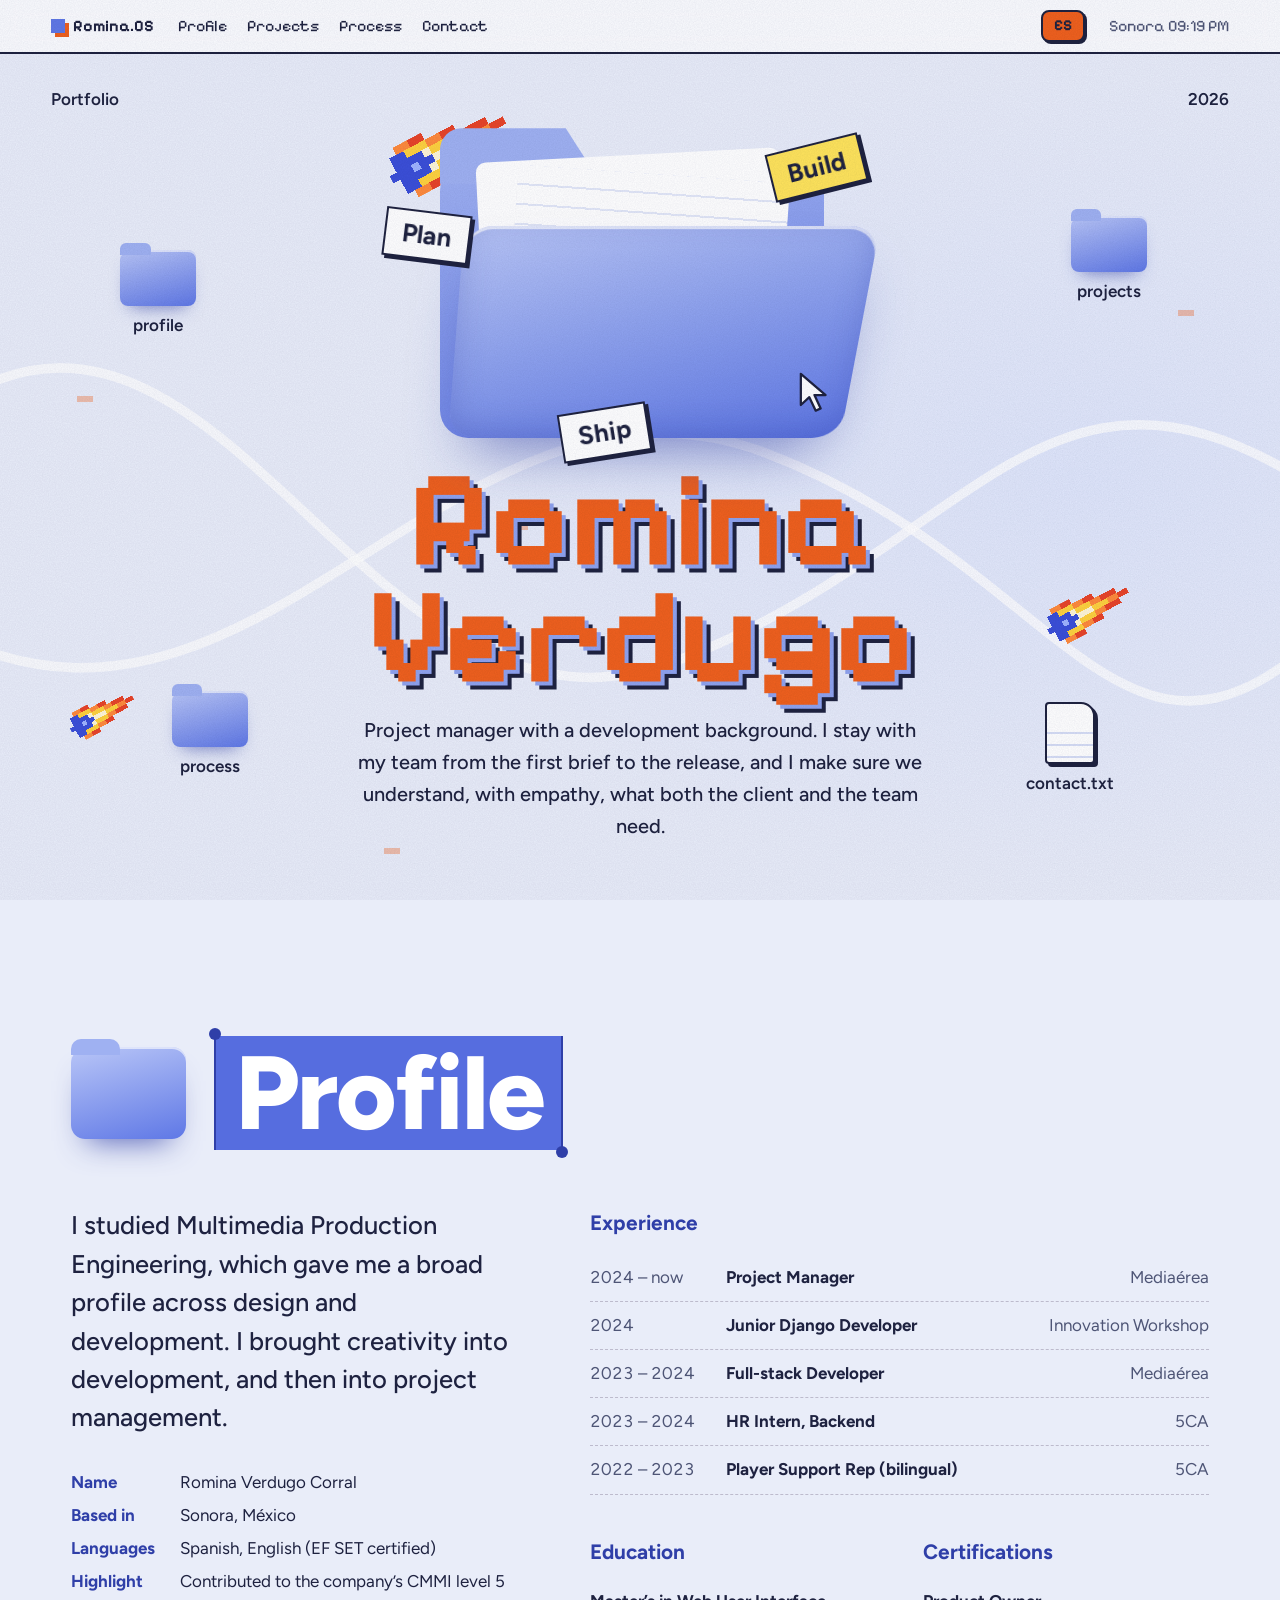
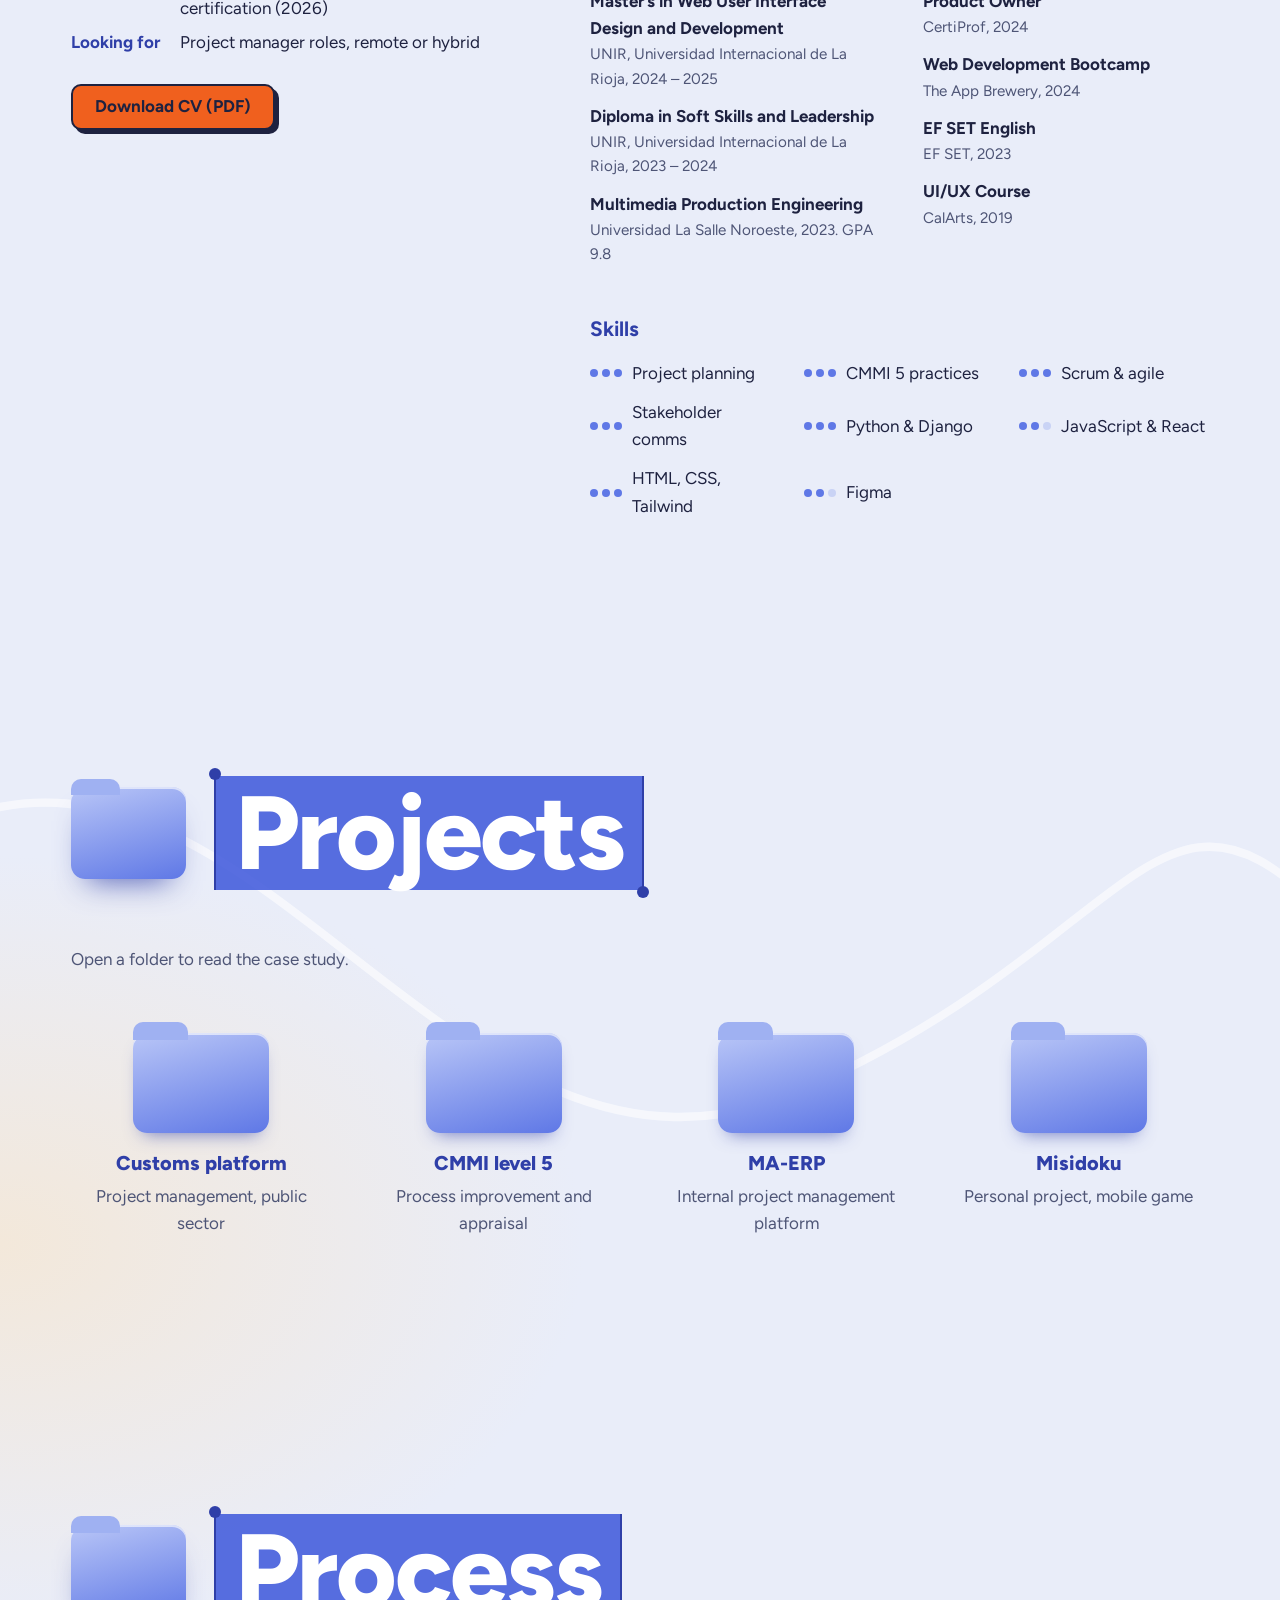
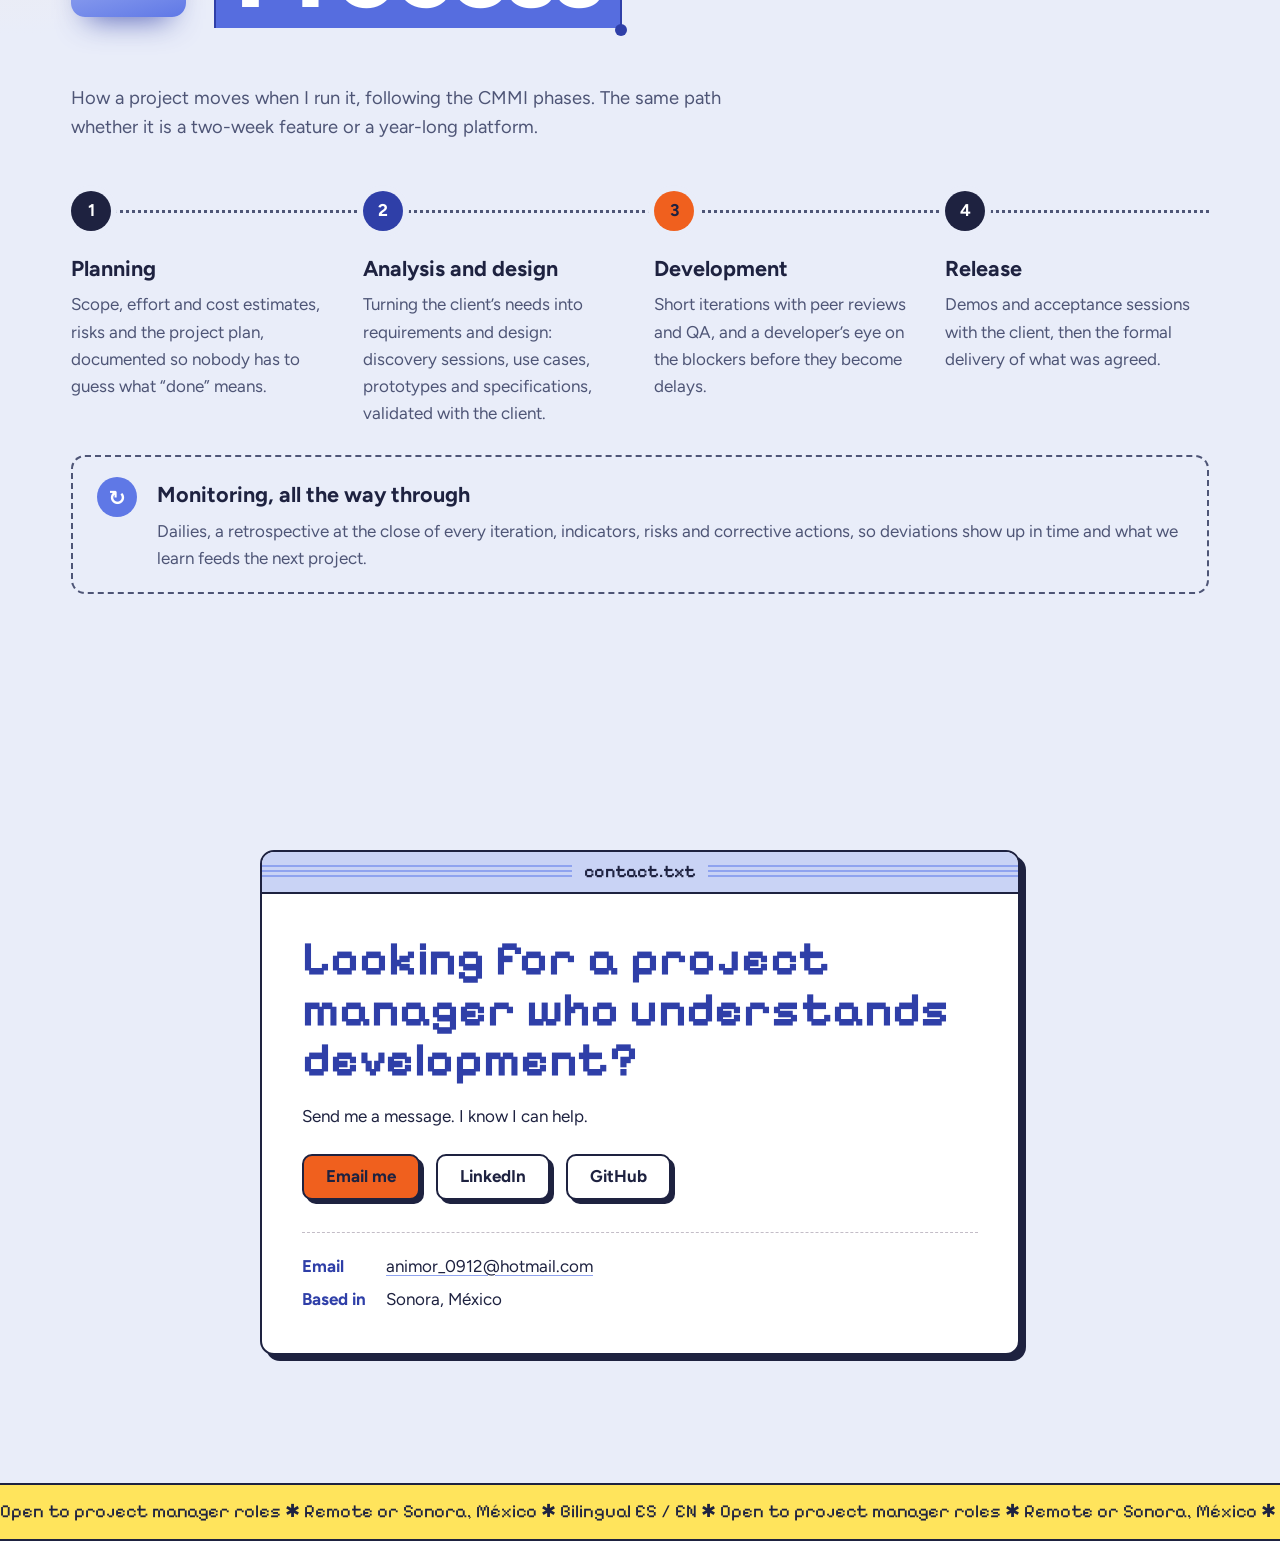
<file: index.html>
<!doctype html>
<html lang="en">
<head>
  <meta charset="utf-8">
  <meta name="viewport" content="width=device-width, initial-scale=1">
  <title>Romina Verdugo, Project Manager</title>
  <meta name="description" content="Romina Verdugo Corral, a project manager with a development background. CMMI level 5 practices, software delivery and teams that ship.">
  <link rel="canonical" href="https://rominavc.site/">
  <link rel="icon" href="assets/favicon.svg" type="image/svg+xml">
  <meta name="theme-color" content="#e9edf9">
  <meta property="og:type" content="website">
  <meta property="og:url" content="https://rominavc.site/">
  <meta property="og:title" content="Romina Verdugo, Project Manager">
  <meta property="og:description" content="Project manager with a development background. CMMI level 5 practices, software delivery and teams that ship.">
  <meta property="og:image" content="https://rominavc.site/assets/og.jpg">
  <meta property="og:image:width" content="1200">
  <meta property="og:image:height" content="630">
  <meta name="twitter:card" content="summary_large_image">
  <link rel="preconnect" href="https://fonts.googleapis.com">
  <link rel="preconnect" href="https://fonts.gstatic.com" crossorigin>
  <link href="https://fonts.googleapis.com/css2?family=Figtree:wght@400;500;600;700;800&family=Pixelify+Sans:wght@400;600;700&display=swap" rel="stylesheet">
  <link rel="stylesheet" href="styles.css">
</head>
<body>
  <div class="grain" aria-hidden="true"></div>

  <header class="menubar">
    <a class="menubar__brand" href="#top"><span class="menubar__logo" aria-hidden="true"></span>Romina.OS</a>
    <nav class="menubar__nav" aria-label="Sections">
      <a href="#profile" data-i18n="nav.profile">Profile</a>
      <a href="#projects" data-i18n="nav.projects">Projects</a>
      <a href="#process" data-i18n="nav.process">Process</a>
      <a href="#contact" data-i18n="nav.contact">Contact</a>
    </nav>
    <button class="lang" type="button" id="lang-toggle" aria-label="Cambiar a español">ES</button>
    <span class="menubar__clock">Sonora <time id="clock">--:--</time></span>
  </header>

  <main>
    <!-- Desktop / hero -->
    <section class="desk" id="top" aria-labelledby="hero-title">
      <svg class="waves" viewBox="0 0 1440 900" preserveAspectRatio="none" aria-hidden="true">
        <path d="M-40 360 C 260 200, 420 760, 760 640 S 1180 260, 1500 470" />
        <path d="M-40 620 C 300 760, 520 300, 860 420 S 1260 820, 1500 600" />
      </svg>
      <div class="meteors" aria-hidden="true"></div>

      <div class="desk__meta">
        <span data-i18n="hero.meta">Portfolio</span>
        <span>2026</span>
      </div>

      <div class="hero">
        <div class="folder" aria-hidden="true">
          <div class="folder__back"></div>
          <div class="folder__paper folder__paper--1"></div>
          <div class="folder__paper folder__paper--2"></div>
          <div class="folder__front"></div>
          <span class="tag tag--plan" data-i18n="tag.plan">Plan</span>
          <span class="tag tag--build" data-i18n="tag.build">Build</span>
          <span class="tag tag--ship" data-i18n="tag.ship">Ship</span>
          <svg class="cursor cursor--hero" viewBox="0 0 24 30"><path d="M2 2 L2 24 L8 18.5 L12.5 28 L16 26.4 L11.6 17 L19.5 17 Z"/></svg>
        </div>

        <div class="hero__text">
          <h1 id="hero-title" class="hero__name">Romina<br>Verdugo</h1>
          <p class="hero__lede" data-i18n="hero.lede">Project manager with a development background. I stay with my team from the first brief to the release, and I make sure we understand, with empathy, what both the client and the team need.</p>
        </div>
      </div>

      <nav class="icons" aria-label="Desktop shortcuts">
        <a class="icon icon--profile" href="#profile"><span class="mini-folder"></span><span data-i18n="icon.profile">profile</span></a>
        <a class="icon icon--projects" href="#projects"><span class="mini-folder"></span><span data-i18n="icon.projects">projects</span></a>
        <a class="icon icon--process" href="#process"><span class="mini-folder"></span><span data-i18n="icon.process">process</span></a>
        <a class="icon icon--contact" href="#contact"><span class="mini-file"></span><span data-i18n="icon.contact">contact.txt</span></a>
      </nav>
    </section>

    <!-- Profile -->
    <section class="section" id="profile" aria-labelledby="profile-title">
      <h2 class="sel-title" id="profile-title">
        <span class="sel-title__folder" aria-hidden="true"></span>
        <span class="sel-title__box" data-i18n="nav.profile">Profile</span>
      </h2>

      <div class="profile">
        <div class="profile__intro">
          <p class="profile__statement" data-i18n="profile.statement">I studied Multimedia Production Engineering, which gave me a broad profile across design and development. I brought creativity into development, and then into project management.</p>

          <dl class="card-id">
            <dt data-i18n="id.name">Name</dt><dd>Romina Verdugo Corral</dd>
            <dt data-i18n="id.based">Based in</dt><dd>Sonora, México</dd>
            <dt data-i18n="id.langs">Languages</dt><dd data-i18n="id.langsv">Spanish, English (EF SET certified)</dd>
            <dt data-i18n="id.highlight">Highlight</dt><dd data-i18n="id.highlightv">Contributed to the company’s CMMI level 5 certification (2026)</dd>
            <dt data-i18n="id.looking">Looking for</dt><dd data-i18n="id.lookingv">Project manager roles, remote or hybrid</dd>
          </dl>
          <a class="btn" id="cv-link" href="assets/romina-verdugo-cv.pdf" download data-i18n="cv">Download CV (PDF)</a>
        </div>

        <div class="profile__lists">
          <div class="list-block list-block--wide">
            <h3 data-i18n="h.exp">Experience</h3>
            <ol class="timeline">
              <li>
                <span class="timeline__date" data-i18n="now">2024 – now</span>
                <span class="timeline__role">Project Manager</span>
                <span class="timeline__org">Mediaérea</span>
              </li>
              <li>
                <span class="timeline__date">2024</span>
                <span class="timeline__role" data-i18n="role.django">Junior Django Developer</span>
                <span class="timeline__org">Innovation Workshop</span>
              </li>
              <li>
                <span class="timeline__date">2023 – 2024</span>
                <span class="timeline__role" data-i18n="role.dev">Full-stack Developer</span>
                <span class="timeline__org">Mediaérea</span>
              </li>
              <li>
                <span class="timeline__date">2023 – 2024</span>
                <span class="timeline__role" data-i18n="role.hr">HR Intern, Backend</span>
                <span class="timeline__org">5CA</span>
              </li>
              <li>
                <span class="timeline__date">2022 – 2023</span>
                <span class="timeline__role" data-i18n="role.support">Player Support Rep (bilingual)</span>
                <span class="timeline__org">5CA</span>
              </li>
            </ol>
          </div>

          <div class="list-block">
            <h3 data-i18n="h.edu">Education</h3>
            <ul class="plain">
              <li><strong data-i18n="edu.master">Master’s in Web User Interface Design and Development</strong><span data-i18n="edu.master.where">UNIR, Universidad Internacional de La Rioja, 2024 – 2025</span></li>
              <li><strong data-i18n="edu.dip">Diploma in Soft Skills and Leadership</strong><span data-i18n="edu.dip.where">UNIR, Universidad Internacional de La Rioja, 2023 – 2024</span></li>
              <li><strong data-i18n="edu.deg">Multimedia Production Engineering</strong><span data-i18n="edu.where">Universidad La Salle Noroeste, 2023. GPA 9.8</span></li>
            </ul>
          </div>

          <div class="list-block">
            <h3 data-i18n="h.cert">Certifications</h3>
            <ul class="plain">
              <li><strong>Product Owner</strong><span>CertiProf, 2024</span></li>
              <li><strong>Web Development Bootcamp</strong><span>The App Brewery, 2024</span></li>
              <li><strong data-i18n="cert.ef">EF SET English</strong><span>EF SET, 2023</span></li>
              <li><strong data-i18n="cert.ux">UI/UX Course</strong><span>CalArts, 2019</span></li>
            </ul>
          </div>

          <div class="list-block list-block--wide">
            <h3 data-i18n="h.skills">Skills</h3>
            <ul class="skills">
              <li><span class="dots" data-level="3"></span><span data-i18n="sk.plan">Project planning</span></li>
              <li><span class="dots" data-level="3"></span><span data-i18n="sk.cmmi">CMMI 5 practices</span></li>
              <li><span class="dots" data-level="3"></span>Scrum &amp; agile</li>
              <li><span class="dots" data-level="3"></span><span data-i18n="sk.comms">Stakeholder comms</span></li>
              <li><span class="dots" data-level="3"></span>Python &amp; Django</li>
              <li><span class="dots" data-level="2"></span>JavaScript &amp; React</li>
              <li><span class="dots" data-level="3"></span>HTML, CSS, Tailwind</li>
              <li><span class="dots" data-level="2"></span>Figma</li>
            </ul>
          </div>
        </div>
      </div>
    </section>

    <!-- Projects -->
    <section class="section section--projects" id="projects" aria-labelledby="projects-title">
      <svg class="waves waves--soft" viewBox="0 0 1440 700" preserveAspectRatio="none" aria-hidden="true">
        <path d="M-40 160 C 300 60, 520 560, 900 420 S 1300 80, 1500 260" />
      </svg>
      <h2 class="sel-title" id="projects-title">
        <span class="sel-title__folder" aria-hidden="true"></span>
        <span class="sel-title__box" data-i18n="nav.projects">Projects</span>
      </h2>
      <p class="section__hint" data-i18n="proj.hint">Open a folder to read the case study.</p>
      <ul class="project-grid" id="project-grid"></ul>
    </section>

    <!-- Process -->
    <section class="section" id="process" aria-labelledby="process-title">
      <h2 class="sel-title" id="process-title">
        <span class="sel-title__folder" aria-hidden="true"></span>
        <span class="sel-title__box" data-i18n="nav.process">Process</span>
      </h2>
      <p class="section__lede" data-i18n="proc.lede">How a project moves when I run it, following the CMMI phases. The same path whether it is a two-week feature or a year-long platform.</p>

      <ol class="journey">
        <li class="journey__step">
          <span class="journey__node">1</span>
          <h3 data-i18n="step.planning">Planning</h3>
          <p data-i18n="step.planning.p">Scope, effort and cost estimates, risks and the project plan, documented so nobody has to guess what “done” means.</p>
        </li>
        <li class="journey__step">
          <span class="journey__node">2</span>
          <h3 data-i18n="step.analysis">Analysis and design</h3>
          <p data-i18n="step.analysis.p">Turning the client’s needs into requirements and design: discovery sessions, use cases, prototypes and specifications, validated with the client.</p>
        </li>
        <li class="journey__step">
          <span class="journey__node">3</span>
          <h3 data-i18n="step.dev">Development</h3>
          <p data-i18n="step.dev.p">Short iterations with peer reviews and QA, and a developer’s eye on the blockers before they become delays.</p>
        </li>
        <li class="journey__step">
          <span class="journey__node">4</span>
          <h3 data-i18n="step.release">Release</h3>
          <p data-i18n="step.release.p">Demos and acceptance sessions with the client, then the formal delivery of what was agreed.</p>
        </li>
        <li class="journey__step journey__step--loop">
          <span class="journey__node" aria-hidden="true">↻</span>
          <div>
            <h3 data-i18n="step.monitor">Monitoring, all the way through</h3>
            <p data-i18n="step.monitor.p">Dailies, a retrospective at the close of every iteration, indicators, risks and corrective actions, so deviations show up in time and what we learn feeds the next project.</p>
          </div>
        </li>
    </section>

    <!-- Contact -->
    <section class="section section--contact" id="contact" aria-labelledby="contact-title">
      <div class="window window--contact">
        <div class="window__bar">
          <span class="window__title" id="contact-title" data-i18n="icon.contact">contact.txt</span>
        </div>
        <div class="window__body contact">
          <p class="contact__big" data-i18n="contact.big">Looking for a project manager who understands development?</p>
          <p data-i18n="contact.text">Send me a message. I know I can help.</p>
          <div class="contact__actions">
            <a class="btn" href="mailto:animor_0912@hotmail.com" data-i18n="contact.email">Email me</a>
            <a class="btn btn--ghost" href="https://www.linkedin.com/in/romina-verdugo-b71208198" target="_blank" rel="noopener">LinkedIn</a>
            <a class="btn btn--ghost" href="https://github.com/rominavc99" target="_blank" rel="noopener">GitHub</a>
          </div>
          <dl class="contact__lines">
            <dt data-i18n="contact.mail">Email</dt><dd><a href="mailto:animor_0912@hotmail.com">animor_0912@hotmail.com</a></dd>
            <dt data-i18n="id.based">Based in</dt><dd>Sonora, México</dd>
          </dl>
        </div>
      </div>
    </section>
  </main>

  <footer class="ticker" aria-label="Availability">
    <div class="ticker__track">
      <span data-i18n="ticker">Open to project manager roles ✱ Remote or Sonora, México ✱ Bilingual ES / EN ✱ </span>
      <span aria-hidden="true" data-i18n="ticker">Open to project manager roles ✱ Remote or Sonora, México ✱ Bilingual ES / EN ✱ </span>
    </div>
  </footer>

  <dialog class="window window--dialog" id="project-dialog" aria-labelledby="dialog-title">
    <div class="window__bar">
      <span class="window__title" id="dialog-title"></span>
      <button class="window__close" type="button" aria-label="Close window" data-i18n-label="close" data-close>×</button>
    </div>
    <div class="window__body case" id="dialog-body"></div>
  </dialog>

  <script src="script.js"></script>
</body>
</html>
</file>
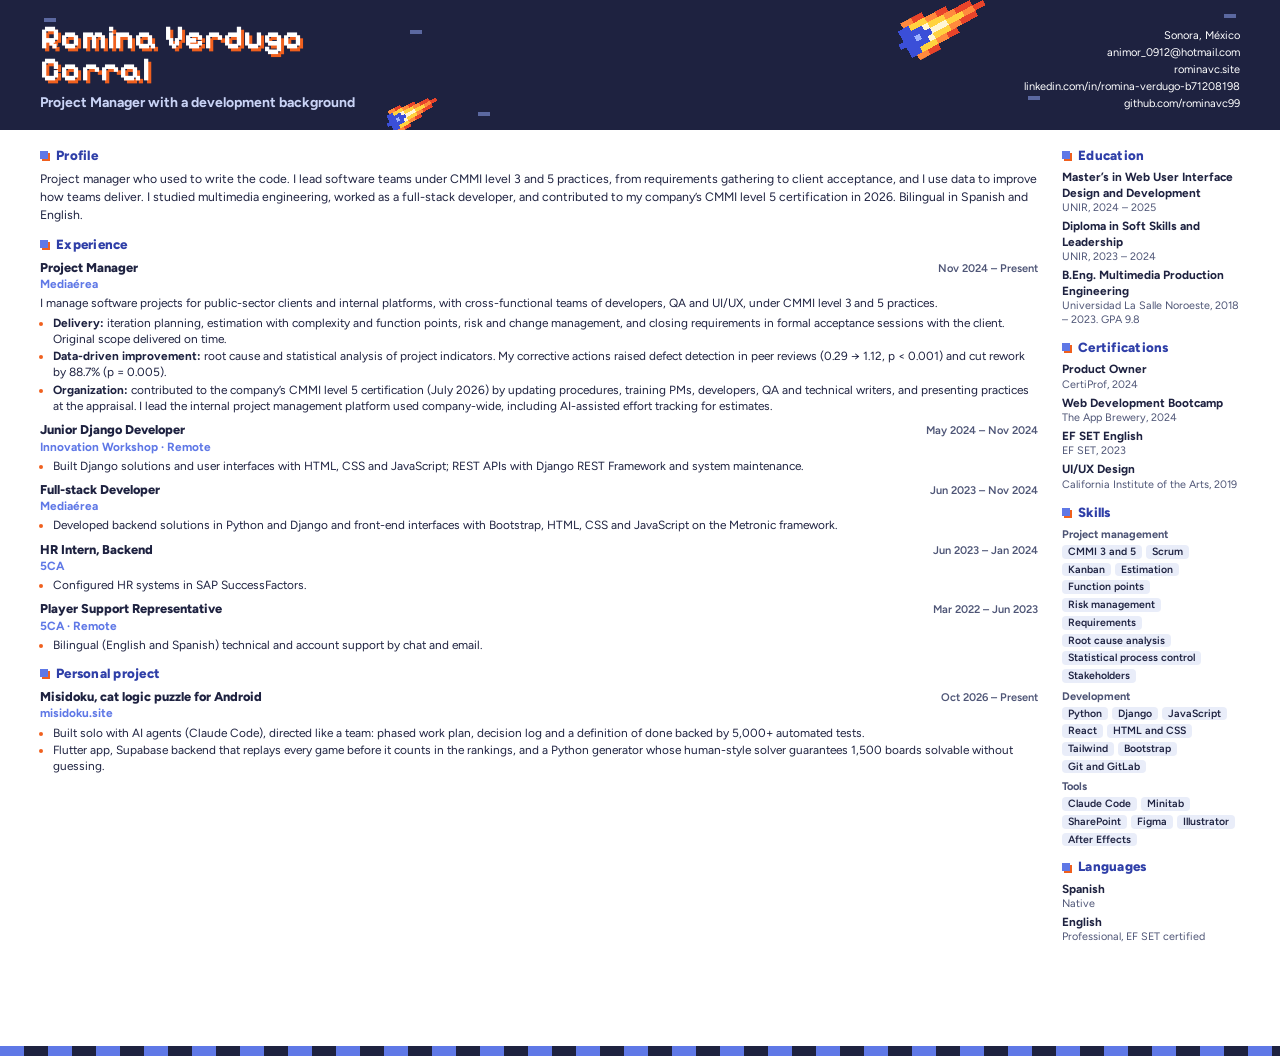
<file: cv/cv-en.html>
<!doctype html>
<html lang="en">
<head>
  <meta charset="utf-8">
  <title>Romina Verdugo Corral, CV</title>
  <link href="https://fonts.googleapis.com/css2?family=Figtree:wght@400;500;600;700;800&family=Pixelify+Sans:wght@600;700&display=block" rel="stylesheet">
  <style>
    @page { size: Letter; margin: 0; }

    :root {
      --ink: #1e2240;
      --ink-soft: #4e5576;
      --blue: #2f3fa8;
      --peri: #5f78e6;
      --peri-light: #c9d3f5;
      --mist: #e9edf9;
      --orange: #f0601e;
    }

    * { box-sizing: border-box; }
    html, body { margin: 0; }
    body {
      font-family: "Figtree", sans-serif;
      font-size: 8.9pt;
      line-height: 1.36;
      color: var(--ink);
      -webkit-print-color-adjust: exact;
      print-color-adjust: exact;
    }
    a { color: inherit; text-decoration: none; }

    /* ---------- Header: the night sky from the original CV ---------- */
    .head {
      position: relative;
      overflow: hidden;
      display: grid;
      grid-template-columns: 1fr auto;
      align-items: end;
      gap: 24px;
      padding: 22px 40px 18px;
      color: #fff;
      background: var(--ink);
    }
    .head h1 {
      margin: 0;
      font-family: "Pixelify Sans", monospace;
      font-weight: 700;
      font-size: 25pt;
      line-height: .95;
      letter-spacing: .01em;
      text-shadow: 3px 3px 0 var(--orange);
    }
    .head .role {
      margin: 8px 0 0;
      font-size: 10.5pt;
      font-weight: 700;
      color: var(--peri-light);
    }
    .contact {
      position: relative;
      margin: 0;
      padding: 0;
      list-style: none;
      text-align: right;
      font-size: 8.3pt;
      line-height: 1.55;
    }
    .sky { position: absolute; inset: 0; pointer-events: none; }
    .sky svg { position: absolute; shape-rendering: crispEdges; }
    .sky i { position: absolute; width: 12px; height: 4px; background: #8fa3ef; opacity: .55; }

    /* ---------- Layout ---------- */
    .body {
      display: grid;
      grid-template-columns: 1fr 178px;
      gap: 24px;
      padding: 16px 40px 0;
    }
    section { margin-bottom: 11px; }
    h2 {
      display: flex;
      align-items: center;
      gap: 8px;
      margin: 0 0 6px;
      font-size: 10pt;
      font-weight: 800;
      letter-spacing: .02em;
      color: var(--blue);
    }
    h2::before {
      content: "";
      width: 8px;
      height: 8px;
      background: var(--peri);
      box-shadow: 2px 2px 0 var(--orange);
    }
    p { margin: 0; }

    .summary { font-size: 9.2pt; line-height: 1.45; }

    .job { margin-bottom: 7px; break-inside: avoid; }
    .job__top { display: flex; justify-content: space-between; gap: 12px; align-items: baseline; }
    .job h3 { margin: 0; font-size: 9.6pt; font-weight: 800; }
    .job__date { flex: none; font-size: 8.3pt; font-weight: 600; color: var(--ink-soft); }
    .job__org { margin: 0 0 3px; font-weight: 700; color: var(--peri); }
    .job ul { margin: 0; padding-left: 13px; }
    .job li { margin-bottom: 1.5px; }
    .job li::marker { color: var(--orange); }
    strong { font-weight: 700; }

    /* Sidebar */
    .side section { margin-bottom: 11px; }
    .side ul { margin: 0; padding: 0; list-style: none; }
    .side li { margin-bottom: 4px; line-height: 1.3; }
    .side li span { display: block; font-size: 8.1pt; color: var(--ink-soft); }
    .tags { display: flex; flex-wrap: wrap; gap: 4px; }
    .tags li {
      margin: 0;
      padding: 0 6px;
      font-size: 7.9pt;
      font-weight: 600;
      background: var(--mist);
      border-radius: 4px;
    }
    .side h4 { margin: 6px 0 3px; font-size: 8.3pt; font-weight: 700; color: var(--ink-soft); }

    .foot {
      position: absolute;
      left: 0; right: 0; bottom: 0;
      height: 10px;
      background: repeating-linear-gradient(90deg, var(--peri) 0 24px, var(--ink) 24px 48px);
    }
    .page { position: relative; height: 11in; overflow: hidden; }
  </style>
</head>
<body>
<div class="page">
  <header class="head">
    <div class="sky" aria-hidden="true">
      <svg viewBox="0 0 16 7" width="96" style="top:4px; right:290px; transform: rotate(152deg)">
        <g id="m">
          <rect x="10" y="0" width="2" height="1" fill="#e8442a"/><rect x="12" y="0" width="2" height="1" fill="#ff8a3d"/>
          <rect x="6" y="1" width="2" height="1" fill="#e8442a"/><rect x="8" y="1" width="2" height="1" fill="#ff8a3d"/><rect x="10" y="1" width="3" height="1" fill="#ffd23f"/><rect x="13" y="1" width="2" height="1" fill="#3b4fd8"/>
          <rect x="2" y="2" width="3" height="1" fill="#e8442a"/><rect x="5" y="2" width="2" height="1" fill="#ff8a3d"/><rect x="7" y="2" width="3" height="1" fill="#ffd23f"/><rect x="10" y="2" width="1" height="1" fill="#fff6d6"/><rect x="11" y="2" width="4" height="1" fill="#3b4fd8"/>
          <rect x="0" y="3" width="2" height="1" fill="#e8442a"/><rect x="2" y="3" width="2" height="1" fill="#ff8a3d"/><rect x="4" y="3" width="3" height="1" fill="#ffd23f"/><rect x="7" y="3" width="3" height="1" fill="#fff6d6"/><rect x="10" y="3" width="2" height="1" fill="#3b4fd8"/><rect x="12" y="3" width="1" height="1" fill="#9fb4ff"/><rect x="13" y="3" width="3" height="1" fill="#3b4fd8"/>
          <rect x="2" y="4" width="3" height="1" fill="#e8442a"/><rect x="5" y="4" width="2" height="1" fill="#ff8a3d"/><rect x="7" y="4" width="3" height="1" fill="#ffd23f"/><rect x="10" y="4" width="1" height="1" fill="#fff6d6"/><rect x="11" y="4" width="4" height="1" fill="#3b4fd8"/>
          <rect x="6" y="5" width="2" height="1" fill="#e8442a"/><rect x="8" y="5" width="2" height="1" fill="#ff8a3d"/><rect x="10" y="5" width="3" height="1" fill="#ffd23f"/><rect x="13" y="5" width="2" height="1" fill="#3b4fd8"/>
          <rect x="10" y="6" width="2" height="1" fill="#e8442a"/><rect x="12" y="6" width="2" height="1" fill="#ff8a3d"/>
        </g>
      </svg>
      <svg viewBox="0 0 16 7" width="56" style="bottom:6px; left:384px; transform: rotate(152deg)"><use href="#m"/></svg>
      <i style="top:18px; left:44px"></i><i style="top:30px; left:410px"></i><i style="bottom:14px; left:478px"></i><i style="top:14px; right:44px"></i><i style="bottom:30px; right:240px"></i>
    </div>
    <div style="position:relative">
      <h1>Romina Verdugo<br>Corral</h1>
      <p class="role">Project Manager with a development background</p>
    </div>
    <ul class="contact">
      <li>Sonora, México</li>
      <li><a href="mailto:animor_0912@hotmail.com">animor_0912@hotmail.com</a></li>
      <li><a href="https://rominavc.site">rominavc.site</a></li>
      <li><a href="https://www.linkedin.com/in/romina-verdugo-b71208198">linkedin.com/in/romina-verdugo-b71208198</a></li>
      <li><a href="https://github.com/rominavc99">github.com/rominavc99</a></li>
    </ul>
  </header>

  <div class="body">
    <main>
      <section>
        <h2>Profile</h2>
        <p class="summary">Project manager who used to write the code. I lead software teams under CMMI level 3 and 5 practices, from requirements gathering to client acceptance, and I use data to improve how teams deliver. I studied multimedia engineering, worked as a full-stack developer, and contributed to my company’s CMMI level 5 certification in 2026. Bilingual in Spanish and English.</p>
      </section>

      <section>
        <h2>Experience</h2>

        <div class="job">
          <div class="job__top"><h3>Project Manager</h3><span class="job__date">Nov 2024 – Present</span></div>
          <p class="job__org">Mediaérea</p>
          <p style="margin-bottom:3px">I manage software projects for public-sector clients and internal platforms, with cross-functional teams of developers, QA and UI/UX, under CMMI level 3 and 5 practices.</p>
          <ul>
            <li><strong>Delivery:</strong> iteration planning, estimation with complexity and function points, risk and change management, and closing requirements in formal acceptance sessions with the client. Original scope delivered on time.</li>
            <li><strong>Data-driven improvement:</strong> root cause and statistical analysis of project indicators. My corrective actions raised defect detection in peer reviews (0.29 → 1.12, p &lt; 0.001) and cut rework by 88.7% (p = 0.005).</li>
            <li><strong>Organization:</strong> contributed to the company’s CMMI level 5 certification (July 2026) by updating procedures, training PMs, developers, QA and technical writers, and presenting practices at the appraisal. I lead the internal project management platform used company-wide, including AI-assisted effort tracking for estimates.</li>
          </ul>
        </div>

        <div class="job">
          <div class="job__top"><h3>Junior Django Developer</h3><span class="job__date">May 2024 – Nov 2024</span></div>
          <p class="job__org">Innovation Workshop · Remote</p>
          <ul>
            <li>Built Django solutions and user interfaces with HTML, CSS and JavaScript; REST APIs with Django REST Framework and system maintenance.</li>
          </ul>
        </div>

        <div class="job">
          <div class="job__top"><h3>Full-stack Developer</h3><span class="job__date">Jun 2023 – Nov 2024</span></div>
          <p class="job__org">Mediaérea</p>
          <ul>
            <li>Developed backend solutions in Python and Django and front-end interfaces with Bootstrap, HTML, CSS and JavaScript on the Metronic framework.</li>
          </ul>
        </div>

        <div class="job">
          <div class="job__top"><h3>HR Intern, Backend</h3><span class="job__date">Jun 2023 – Jan 2024</span></div>
          <p class="job__org">5CA</p>
          <ul><li>Configured HR systems in SAP SuccessFactors.</li></ul>
        </div>

        <div class="job">
          <div class="job__top"><h3>Player Support Representative</h3><span class="job__date">Mar 2022 – Jun 2023</span></div>
          <p class="job__org">5CA · Remote</p>
          <ul><li>Bilingual (English and Spanish) technical and account support by chat and email.</li></ul>
        </div>
      </section>

      <section>
        <h2>Personal project</h2>
        <div class="job">
          <div class="job__top"><h3>Misidoku, cat logic puzzle for Android</h3><span class="job__date">Oct 2026 – Present</span></div>
          <p class="job__org"><a href="https://misidoku.site">misidoku.site</a></p>
          <ul>
            <li>Built solo with AI agents (Claude Code), directed like a team: phased work plan, decision log and a definition of done backed by 5,000+ automated tests.</li>
            <li>Flutter app, Supabase backend that replays every game before it counts in the rankings, and a Python generator whose human-style solver guarantees 1,500 boards solvable without guessing.</li>
          </ul>
        </div>
      </section>
    </main>

    <aside class="side">
      <section>
        <h2>Education</h2>
        <ul>
          <li><strong>Master’s in Web User Interface Design and Development</strong><span>UNIR, 2024 – 2025</span></li>
          <li><strong>Diploma in Soft Skills and Leadership</strong><span>UNIR, 2023 – 2024</span></li>
          <li><strong>B.Eng. Multimedia Production Engineering</strong><span>Universidad La Salle Noroeste, 2018 – 2023. GPA 9.8</span></li>
        </ul>
      </section>

      <section>
        <h2>Certifications</h2>
        <ul>
          <li><strong>Product Owner</strong><span>CertiProf, 2024</span></li>
          <li><strong>Web Development Bootcamp</strong><span>The App Brewery, 2024</span></li>
          <li><strong>EF SET English</strong><span>EF SET, 2023</span></li>
          <li><strong>UI/UX Design</strong><span>California Institute of the Arts, 2019</span></li>
        </ul>
      </section>

      <section>
        <h2>Skills</h2>
        <h4>Project management</h4>
        <ul class="tags">
          <li>CMMI 3 and 5</li><li>Scrum</li><li>Kanban</li><li>Estimation</li><li>Function points</li><li>Risk management</li><li>Requirements</li><li>Root cause analysis</li><li>Statistical process control</li><li>Stakeholders</li>
        </ul>
        <h4>Development</h4>
        <ul class="tags">
          <li>Python</li><li>Django</li><li>JavaScript</li><li>React</li><li>HTML and CSS</li><li>Tailwind</li><li>Bootstrap</li><li>Git and GitLab</li>
        </ul>
        <h4>Tools</h4>
        <ul class="tags">
          <li>Claude Code</li><li>Minitab</li><li>SharePoint</li><li>Figma</li><li>Illustrator</li><li>After Effects</li>
        </ul>
      </section>

      <section>
        <h2>Languages</h2>
        <ul>
          <li><strong>Spanish</strong><span>Native</span></li>
          <li><strong>English</strong><span>Professional, EF SET certified</span></li>
        </ul>
      </section>
    </aside>
  </div>
  <div class="foot" aria-hidden="true"></div>
</div>
</body>
</html>
</file>
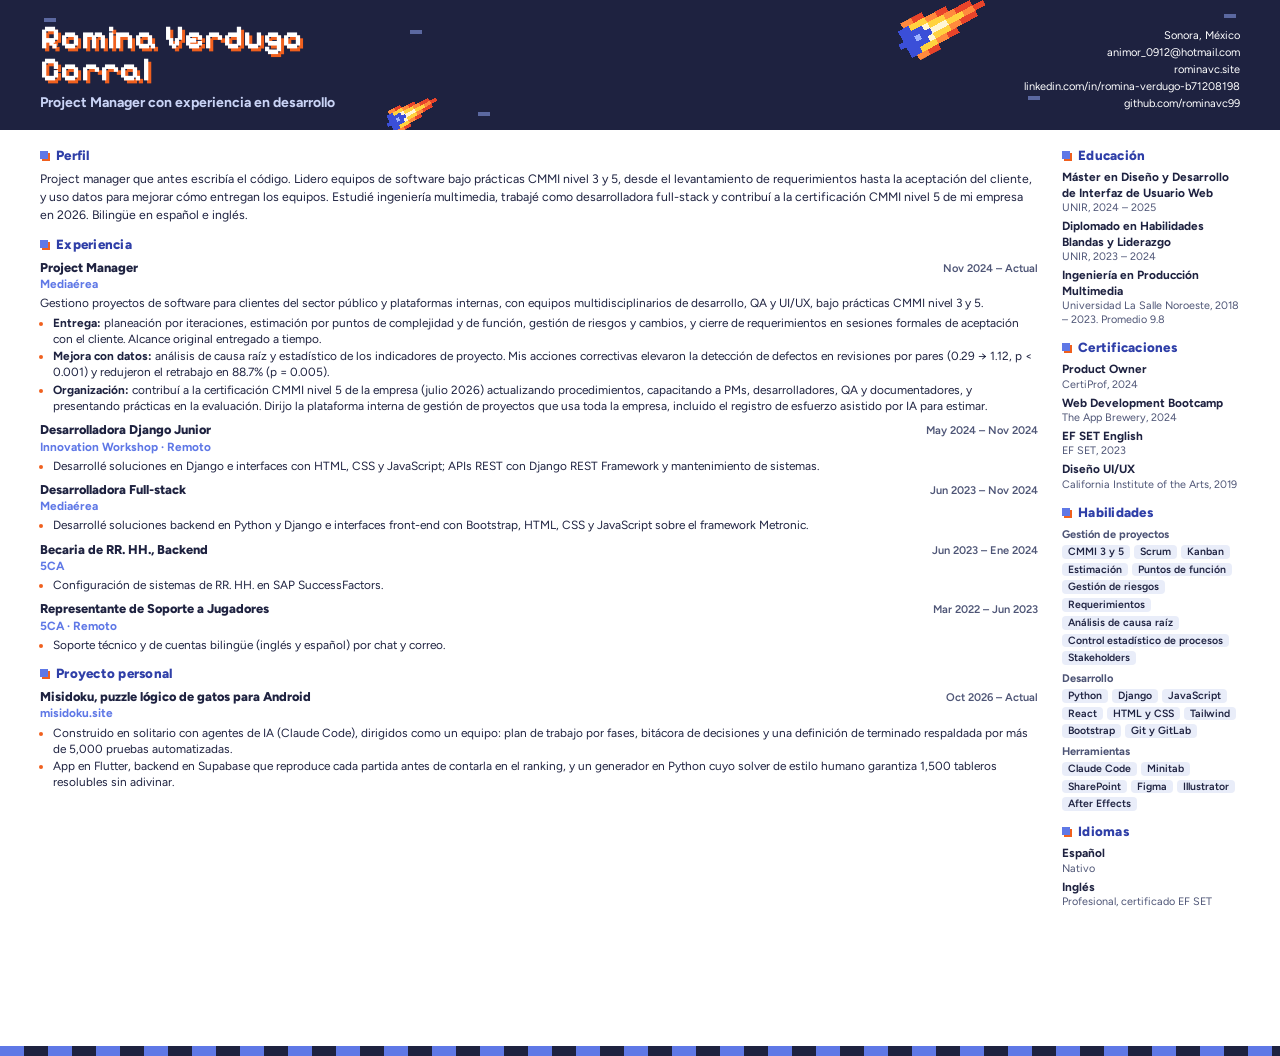
<file: cv/cv-es.html>
<!doctype html>
<html lang="es">
<head>
  <meta charset="utf-8">
  <title>Romina Verdugo Corral, CV</title>
  <link href="https://fonts.googleapis.com/css2?family=Figtree:wght@400;500;600;700;800&family=Pixelify+Sans:wght@600;700&display=block" rel="stylesheet">
  <style>
    @page { size: Letter; margin: 0; }

    :root {
      --ink: #1e2240;
      --ink-soft: #4e5576;
      --blue: #2f3fa8;
      --peri: #5f78e6;
      --peri-light: #c9d3f5;
      --mist: #e9edf9;
      --orange: #f0601e;
    }

    * { box-sizing: border-box; }
    html, body { margin: 0; }
    body {
      font-family: "Figtree", sans-serif;
      font-size: 8.9pt;
      line-height: 1.36;
      color: var(--ink);
      -webkit-print-color-adjust: exact;
      print-color-adjust: exact;
    }
    a { color: inherit; text-decoration: none; }

    /* ---------- Header: the night sky from the original CV ---------- */
    .head {
      position: relative;
      overflow: hidden;
      display: grid;
      grid-template-columns: 1fr auto;
      align-items: end;
      gap: 24px;
      padding: 22px 40px 18px;
      color: #fff;
      background: var(--ink);
    }
    .head h1 {
      margin: 0;
      font-family: "Pixelify Sans", monospace;
      font-weight: 700;
      font-size: 25pt;
      line-height: .95;
      letter-spacing: .01em;
      text-shadow: 3px 3px 0 var(--orange);
    }
    .head .role {
      margin: 8px 0 0;
      font-size: 10.5pt;
      font-weight: 700;
      color: var(--peri-light);
    }
    .contact {
      position: relative;
      margin: 0;
      padding: 0;
      list-style: none;
      text-align: right;
      font-size: 8.3pt;
      line-height: 1.55;
    }
    .sky { position: absolute; inset: 0; pointer-events: none; }
    .sky svg { position: absolute; shape-rendering: crispEdges; }
    .sky i { position: absolute; width: 12px; height: 4px; background: #8fa3ef; opacity: .55; }

    /* ---------- Layout ---------- */
    .body {
      display: grid;
      grid-template-columns: 1fr 178px;
      gap: 24px;
      padding: 16px 40px 0;
    }
    section { margin-bottom: 11px; }
    h2 {
      display: flex;
      align-items: center;
      gap: 8px;
      margin: 0 0 6px;
      font-size: 10pt;
      font-weight: 800;
      letter-spacing: .02em;
      color: var(--blue);
    }
    h2::before {
      content: "";
      width: 8px;
      height: 8px;
      background: var(--peri);
      box-shadow: 2px 2px 0 var(--orange);
    }
    p { margin: 0; }

    .summary { font-size: 9.2pt; line-height: 1.45; }

    .job { margin-bottom: 7px; break-inside: avoid; }
    .job__top { display: flex; justify-content: space-between; gap: 12px; align-items: baseline; }
    .job h3 { margin: 0; font-size: 9.6pt; font-weight: 800; }
    .job__date { flex: none; font-size: 8.3pt; font-weight: 600; color: var(--ink-soft); }
    .job__org { margin: 0 0 3px; font-weight: 700; color: var(--peri); }
    .job ul { margin: 0; padding-left: 13px; }
    .job li { margin-bottom: 1.5px; }
    .job li::marker { color: var(--orange); }
    strong { font-weight: 700; }

    /* Sidebar */
    .side section { margin-bottom: 11px; }
    .side ul { margin: 0; padding: 0; list-style: none; }
    .side li { margin-bottom: 4px; line-height: 1.3; }
    .side li span { display: block; font-size: 8.1pt; color: var(--ink-soft); }
    .tags { display: flex; flex-wrap: wrap; gap: 4px; }
    .tags li {
      margin: 0;
      padding: 0 6px;
      font-size: 7.9pt;
      font-weight: 600;
      background: var(--mist);
      border-radius: 4px;
    }
    .side h4 { margin: 6px 0 3px; font-size: 8.3pt; font-weight: 700; color: var(--ink-soft); }

    .foot {
      position: absolute;
      left: 0; right: 0; bottom: 0;
      height: 10px;
      background: repeating-linear-gradient(90deg, var(--peri) 0 24px, var(--ink) 24px 48px);
    }
    .page { position: relative; height: 11in; overflow: hidden; }
  </style>
</head>
<body>
<div class="page">
  <header class="head">
    <div class="sky" aria-hidden="true">
      <svg viewBox="0 0 16 7" width="96" style="top:4px; right:290px; transform: rotate(152deg)">
        <g id="m">
          <rect x="10" y="0" width="2" height="1" fill="#e8442a"/><rect x="12" y="0" width="2" height="1" fill="#ff8a3d"/>
          <rect x="6" y="1" width="2" height="1" fill="#e8442a"/><rect x="8" y="1" width="2" height="1" fill="#ff8a3d"/><rect x="10" y="1" width="3" height="1" fill="#ffd23f"/><rect x="13" y="1" width="2" height="1" fill="#3b4fd8"/>
          <rect x="2" y="2" width="3" height="1" fill="#e8442a"/><rect x="5" y="2" width="2" height="1" fill="#ff8a3d"/><rect x="7" y="2" width="3" height="1" fill="#ffd23f"/><rect x="10" y="2" width="1" height="1" fill="#fff6d6"/><rect x="11" y="2" width="4" height="1" fill="#3b4fd8"/>
          <rect x="0" y="3" width="2" height="1" fill="#e8442a"/><rect x="2" y="3" width="2" height="1" fill="#ff8a3d"/><rect x="4" y="3" width="3" height="1" fill="#ffd23f"/><rect x="7" y="3" width="3" height="1" fill="#fff6d6"/><rect x="10" y="3" width="2" height="1" fill="#3b4fd8"/><rect x="12" y="3" width="1" height="1" fill="#9fb4ff"/><rect x="13" y="3" width="3" height="1" fill="#3b4fd8"/>
          <rect x="2" y="4" width="3" height="1" fill="#e8442a"/><rect x="5" y="4" width="2" height="1" fill="#ff8a3d"/><rect x="7" y="4" width="3" height="1" fill="#ffd23f"/><rect x="10" y="4" width="1" height="1" fill="#fff6d6"/><rect x="11" y="4" width="4" height="1" fill="#3b4fd8"/>
          <rect x="6" y="5" width="2" height="1" fill="#e8442a"/><rect x="8" y="5" width="2" height="1" fill="#ff8a3d"/><rect x="10" y="5" width="3" height="1" fill="#ffd23f"/><rect x="13" y="5" width="2" height="1" fill="#3b4fd8"/>
          <rect x="10" y="6" width="2" height="1" fill="#e8442a"/><rect x="12" y="6" width="2" height="1" fill="#ff8a3d"/>
        </g>
      </svg>
      <svg viewBox="0 0 16 7" width="56" style="bottom:6px; left:384px; transform: rotate(152deg)"><use href="#m"/></svg>
      <i style="top:18px; left:44px"></i><i style="top:30px; left:410px"></i><i style="bottom:14px; left:478px"></i><i style="top:14px; right:44px"></i><i style="bottom:30px; right:240px"></i>
    </div>
    <div style="position:relative">
      <h1>Romina Verdugo<br>Corral</h1>
      <p class="role">Project Manager con experiencia en desarrollo</p>
    </div>
    <ul class="contact">
      <li>Sonora, México</li>
      <li><a href="mailto:animor_0912@hotmail.com">animor_0912@hotmail.com</a></li>
      <li><a href="https://rominavc.site">rominavc.site</a></li>
      <li><a href="https://www.linkedin.com/in/romina-verdugo-b71208198">linkedin.com/in/romina-verdugo-b71208198</a></li>
      <li><a href="https://github.com/rominavc99">github.com/rominavc99</a></li>
    </ul>
  </header>

  <div class="body">
    <main>
      <section>
        <h2>Perfil</h2>
        <p class="summary">Project manager que antes escribía el código. Lidero equipos de software bajo prácticas CMMI nivel 3 y 5, desde el levantamiento de requerimientos hasta la aceptación del cliente, y uso datos para mejorar cómo entregan los equipos. Estudié ingeniería multimedia, trabajé como desarrolladora full-stack y contribuí a la certificación CMMI nivel 5 de mi empresa en 2026. Bilingüe en español e inglés.</p>
      </section>

      <section>
        <h2>Experiencia</h2>

        <div class="job">
          <div class="job__top"><h3>Project Manager</h3><span class="job__date">Nov 2024 – Actual</span></div>
          <p class="job__org">Mediaérea</p>
          <p style="margin-bottom:3px">Gestiono proyectos de software para clientes del sector público y plataformas internas, con equipos multidisciplinarios de desarrollo, QA y UI/UX, bajo prácticas CMMI nivel 3 y 5.</p>
          <ul>
            <li><strong>Entrega:</strong> planeación por iteraciones, estimación por puntos de complejidad y de función, gestión de riesgos y cambios, y cierre de requerimientos en sesiones formales de aceptación con el cliente. Alcance original entregado a tiempo.</li>
            <li><strong>Mejora con datos:</strong> análisis de causa raíz y estadístico de los indicadores de proyecto. Mis acciones correctivas elevaron la detección de defectos en revisiones por pares (0.29 → 1.12, p &lt; 0.001) y redujeron el retrabajo en 88.7% (p = 0.005).</li>
            <li><strong>Organización:</strong> contribuí a la certificación CMMI nivel 5 de la empresa (julio 2026) actualizando procedimientos, capacitando a PMs, desarrolladores, QA y documentadores, y presentando prácticas en la evaluación. Dirijo la plataforma interna de gestión de proyectos que usa toda la empresa, incluido el registro de esfuerzo asistido por IA para estimar.</li>
          </ul>
        </div>

        <div class="job">
          <div class="job__top"><h3>Desarrolladora Django Junior</h3><span class="job__date">May 2024 – Nov 2024</span></div>
          <p class="job__org">Innovation Workshop · Remoto</p>
          <ul>
            <li>Desarrollé soluciones en Django e interfaces con HTML, CSS y JavaScript; APIs REST con Django REST Framework y mantenimiento de sistemas.</li>
          </ul>
        </div>

        <div class="job">
          <div class="job__top"><h3>Desarrolladora Full-stack</h3><span class="job__date">Jun 2023 – Nov 2024</span></div>
          <p class="job__org">Mediaérea</p>
          <ul>
            <li>Desarrollé soluciones backend en Python y Django e interfaces front-end con Bootstrap, HTML, CSS y JavaScript sobre el framework Metronic.</li>
          </ul>
        </div>

        <div class="job">
          <div class="job__top"><h3>Becaria de RR. HH., Backend</h3><span class="job__date">Jun 2023 – Ene 2024</span></div>
          <p class="job__org">5CA</p>
          <ul><li>Configuración de sistemas de RR. HH. en SAP SuccessFactors.</li></ul>
        </div>

        <div class="job">
          <div class="job__top"><h3>Representante de Soporte a Jugadores</h3><span class="job__date">Mar 2022 – Jun 2023</span></div>
          <p class="job__org">5CA · Remoto</p>
          <ul><li>Soporte técnico y de cuentas bilingüe (inglés y español) por chat y correo.</li></ul>
        </div>
      </section>

      <section>
        <h2>Proyecto personal</h2>
        <div class="job">
          <div class="job__top"><h3>Misidoku, puzzle lógico de gatos para Android</h3><span class="job__date">Oct 2026 – Actual</span></div>
          <p class="job__org"><a href="https://misidoku.site">misidoku.site</a></p>
          <ul>
            <li>Construido en solitario con agentes de IA (Claude Code), dirigidos como un equipo: plan de trabajo por fases, bitácora de decisiones y una definición de terminado respaldada por más de 5,000 pruebas automatizadas.</li>
            <li>App en Flutter, backend en Supabase que reproduce cada partida antes de contarla en el ranking, y un generador en Python cuyo solver de estilo humano garantiza 1,500 tableros resolubles sin adivinar.</li>
          </ul>
        </div>
      </section>
    </main>

    <aside class="side">
      <section>
        <h2>Educación</h2>
        <ul>
          <li><strong>Máster en Diseño y Desarrollo de Interfaz de Usuario Web</strong><span>UNIR, 2024 – 2025</span></li>
          <li><strong>Diplomado en Habilidades Blandas y Liderazgo</strong><span>UNIR, 2023 – 2024</span></li>
          <li><strong>Ingeniería en Producción Multimedia</strong><span>Universidad La Salle Noroeste, 2018 – 2023. Promedio 9.8</span></li>
        </ul>
      </section>

      <section>
        <h2>Certificaciones</h2>
        <ul>
          <li><strong>Product Owner</strong><span>CertiProf, 2024</span></li>
          <li><strong>Web Development Bootcamp</strong><span>The App Brewery, 2024</span></li>
          <li><strong>EF SET English</strong><span>EF SET, 2023</span></li>
          <li><strong>Diseño UI/UX</strong><span>California Institute of the Arts, 2019</span></li>
        </ul>
      </section>

      <section>
        <h2>Habilidades</h2>
        <h4>Gestión de proyectos</h4>
        <ul class="tags">
          <li>CMMI 3 y 5</li><li>Scrum</li><li>Kanban</li><li>Estimación</li><li>Puntos de función</li><li>Gestión de riesgos</li><li>Requerimientos</li><li>Análisis de causa raíz</li><li>Control estadístico de procesos</li><li>Stakeholders</li>
        </ul>
        <h4>Desarrollo</h4>
        <ul class="tags">
          <li>Python</li><li>Django</li><li>JavaScript</li><li>React</li><li>HTML y CSS</li><li>Tailwind</li><li>Bootstrap</li><li>Git y GitLab</li>
        </ul>
        <h4>Herramientas</h4>
        <ul class="tags">
          <li>Claude Code</li><li>Minitab</li><li>SharePoint</li><li>Figma</li><li>Illustrator</li><li>After Effects</li>
        </ul>
      </section>

      <section>
        <h2>Idiomas</h2>
        <ul>
          <li><strong>Español</strong><span>Nativo</span></li>
          <li><strong>Inglés</strong><span>Profesional, certificado EF SET</span></li>
        </ul>
      </section>
    </aside>
  </div>
  <div class="foot" aria-hidden="true"></div>
</div>
</body>
</html>
</file>
<file: styles.css>
/* ==========================================================
   Romina.OS — retro desktop portfolio
   ========================================================== */

:root {
  --blush: #e9edf9;
  --lilac: #dfe6fb;
  --pink-200: #c9d3f5;
  --pink-400: #8fa3ef;
  --pink-500: #5f78e6;
  --pink-700: #2f3fa8;      /* small accent text, AA on background */
  --plum: #1e2240;          /* ink: the night sky from the CV */
  --plum-soft: #4e5576;
  --violet: #f0601e;        /* meteor orange from the CV */
  --butter: #ffe45c;
  --paper: #ffffff;

  --font-pixel: "Pixelify Sans", ui-monospace, monospace;
  --font-body: "Figtree", system-ui, sans-serif;

  --gutter: clamp(16px, 4vw, 56px);
  --max: 1240px;
  --radius-window: 14px;
  --shadow-hard: 6px 6px 0 var(--plum);
}

*,
*::before,
*::after { box-sizing: border-box; }

html { scroll-behavior: smooth; scroll-padding-top: 64px; }

body {
  margin: 0;
  font-family: var(--font-body);
  font-size: 1.0625rem;
  line-height: 1.6;
  color: var(--plum);
  background:
    radial-gradient(1200px 700px at 85% 10%, var(--lilac), transparent 60%),
    radial-gradient(900px 600px at 0% 60%, #f3e8da, transparent 65%),
    var(--blush);
  overflow-x: hidden;
}

img, svg { display: block; max-width: 100%; }
a { color: inherit; }

:focus-visible {
  outline: 3px solid var(--violet);
  outline-offset: 3px;
  border-radius: 4px;
}

/* Film grain over everything */
.grain {
  position: fixed;
  inset: 0;
  z-index: 100;
  pointer-events: none;
  opacity: .22;
  mix-blend-mode: multiply;
  background-image: url("data:image/svg+xml,%3Csvg xmlns='http://www.w3.org/2000/svg' width='160' height='160'%3E%3Cfilter id='n'%3E%3CfeTurbulence type='fractalNoise' baseFrequency='.85' numOctaves='3' stitchTiles='stitch'/%3E%3CfeColorMatrix values='0 0 0 0 .12 0 0 0 0 .13 0 0 0 0 .25 0 0 0 .55 0'/%3E%3C/filter%3E%3Crect width='100%25' height='100%25' filter='url(%23n)'/%3E%3C/svg%3E");
}

/* ---------- Menu bar ---------- */
.menubar {
  position: sticky;
  top: 0;
  z-index: 50;
  display: flex;
  align-items: center;
  gap: 24px;
  padding: 10px var(--gutter);
  font-family: var(--font-pixel);
  font-size: 1rem;
  background: rgba(255, 255, 255, .78);
  backdrop-filter: blur(10px);
  border-bottom: 2px solid var(--plum);
}
.menubar a { text-decoration: none; }
.menubar__brand { display: flex; align-items: center; gap: 8px; font-weight: 700; }
.menubar__logo {
  width: 14px; height: 14px;
  background: var(--pink-500);
  box-shadow: 4px 4px 0 var(--violet);
}
.menubar__nav { display: flex; gap: 20px; }
.menubar__nav a:hover { color: var(--pink-700); }
.menubar__clock { color: var(--plum-soft); white-space: nowrap; }
.lang {
  margin-left: auto;
  min-width: 44px;
  min-height: 32px;
  padding: 0 10px;
  font: 700 .95rem/1 var(--font-pixel);
  color: var(--plum);
  background: var(--violet);
  border: 2px solid var(--plum);
  border-radius: 8px;
  box-shadow: 2px 2px 0 var(--plum);
  cursor: pointer;
}
.lang:active { transform: translate(2px, 2px); box-shadow: none; }

/* ---------- Desktop / hero ---------- */
.desk {
  position: relative;
  min-height: calc(100svh - 46px);
  padding: 32px var(--gutter) 48px;
  display: grid;
  grid-template-rows: auto 1fr;
  overflow: hidden;
}

.waves {
  position: absolute;
  inset: 0;
  width: 100%;
  height: 100%;
  pointer-events: none;
}
.waves path { fill: none; stroke: #fff; stroke-width: 10; opacity: .75; }
.waves--soft path { stroke-width: 8; opacity: .6; }

.desk__meta {
  position: relative;
  display: flex;
  justify-content: space-between;
  max-width: var(--max);
  width: 100%;
  margin: 0 auto;
  font-weight: 600;
}

.hero {
  position: relative;
  z-index: 2;
  display: grid;
  justify-items: center;
  align-content: center;
  gap: 24px;
  text-align: center;
}

.hero__name {
  margin: 0;
  font-family: var(--font-pixel);
  font-weight: 700;
  font-size: clamp(3.2rem, 11vw, 8.5rem);
  line-height: .86;
  letter-spacing: -.01em;
  color: var(--violet);
  text-shadow: 4px 4px 0 var(--pink-400), 8px 8px 0 var(--plum);
}
.hero__lede {
  max-width: 44ch;
  margin: 18px auto 0;
  font-size: clamp(1.05rem, 1.6vw, 1.25rem);
  font-weight: 500;
}

/* The big glossy folder */
.folder {
  --w: min(400px, 68vw);
  position: relative;
  width: var(--w);
  aspect-ratio: 1.3;
  perspective: 900px;
}
.folder__back {
  position: absolute;
  inset: 10% 4% 0 0;
  border-radius: 28px;
  background: linear-gradient(170deg, #9fb1f2, #6d84ea);
  box-shadow: inset 0 2px 0 rgba(255, 255, 255, .5);
}
.folder__back::before {           /* the tab */
  content: "";
  position: absolute;
  top: -12%;
  left: 0;
  width: 42%;
  height: 20%;
  border-radius: 22px 22px 0 0;
  background: #9fb1f2;
  clip-path: polygon(0 0, 78% 0, 100% 100%, 0 100%);
}
.folder__paper {
  position: absolute;
  left: 10%;
  right: 14%;
  height: 60%;
  background: var(--paper);
  border-radius: 10px;
  box-shadow: 0 2px 0 rgba(58, 39, 71, .08);
  transition: transform .5s cubic-bezier(.3, 1.4, .5, 1);
}
.folder__paper--1 { top: 8%; transform: rotate(-3deg); }
.folder__paper--2 {
  top: 14%;
  left: 18%;
  transform: rotate(4deg);
  background: repeating-linear-gradient(#fff 0 18px, #e3e8f8 18px 20px);
}
.folder__front {
  position: absolute;
  inset: 30% 0 0 2%;
  border-radius: 28px;
  background: linear-gradient(165deg, #b9c6f7 0%, #8fa3ef 45%, #5f78e6 100%);
  box-shadow:
    inset 0 3px 0 rgba(255, 255, 255, .65),
    inset 0 -10px 30px rgba(47, 63, 168, .25),
    0 34px 60px -24px rgba(47, 63, 168, .6);
  transform-origin: 50% 100%;
  transform: rotateX(-14deg) skewX(-7deg);
  animation: folder-open 1s .2s cubic-bezier(.3, 1.4, .5, 1) both;
}
.folder:hover .folder__paper--1 { transform: translateY(-16%) rotate(-6deg); }
.folder:hover .folder__paper--2 { transform: translateY(-10%) rotate(7deg); }

.tag {
  position: absolute;
  z-index: 3;
  padding: 2px 16px;
  font-weight: 700;
  font-size: clamp(1rem, 2.4vw, 1.6rem);
  background: #fff;
  border: 2px solid var(--plum);
  box-shadow: 3px 3px 0 var(--plum);
  animation: tag-drop .6s cubic-bezier(.3, 1.5, .5, 1) both;
}
.tag--plan  { top: 26%; left: -14%; transform: rotate(7deg);   animation-delay: .9s; }
.tag--build { top: 4%;  right: -6%; transform: rotate(-14deg); animation-delay: 1.05s; background: var(--butter); }
.tag--ship  { bottom: -6%; left: 30%; transform: rotate(-9deg); animation-delay: 1.2s; }

.cursor { width: 34px; fill: #fff; stroke: var(--plum); stroke-width: 1.6; stroke-linejoin: round; }
.cursor--hero {
  position: absolute;
  z-index: 4;
  right: 2%;
  bottom: 8%;
  animation: cursor-in 1.1s 1.3s cubic-bezier(.2, .8, .2, 1) both;
}

@keyframes folder-open {
  from { transform: rotateX(0) skewX(0); }
}
@keyframes tag-drop {
  from { opacity: 0; translate: 0 -40px; }
}
@keyframes cursor-in {
  from { opacity: 0; translate: 120px 80px; }
  80%  { scale: 1; }
  90%  { scale: .85; }
  to   { scale: 1; }
}

/* Desktop shortcut icons */
.icons { position: absolute; inset: 0; z-index: 1; pointer-events: none; }
.icon {
  position: absolute;
  display: grid;
  justify-items: center;
  gap: 6px;
  width: 112px;
  padding: 8px;
  font-weight: 600;
  text-decoration: none;
  border-radius: 10px;
  pointer-events: auto;
  align-content: start;
}
.icon:hover { background: rgba(255, 255, 255, .55); }
.icon--profile  { top: 22%; left: 8%; }
.icon--projects { top: 18%; right: 9%; }
.icon--process  { bottom: 14%; left: 12%; }
.icon--contact  { bottom: 12%; right: 12%; }

.mini-folder {
  position: relative;
  width: 76px;
  height: 56px;
  border-radius: 8px;
  background: linear-gradient(165deg, #b9c6f7, #5f78e6);
  box-shadow: inset 0 2px 0 rgba(255, 255, 255, .6), 0 10px 18px -10px rgba(47, 63, 168, .7);
}
.mini-folder::before {
  content: "";
  position: absolute;
  top: -7px; left: 0;
  width: 40%; height: 12px;
  border-radius: 6px 6px 0 0;
  background: #9fb1f2;
}
.mini-file {
  position: relative;
  width: 50px;
  height: 62px;
  background: #fff repeating-linear-gradient(transparent 0 10px, #d6ddf5 10px 12px) 0 18px / 100% 70% no-repeat;
  border: 2px solid var(--plum);
  border-radius: 4px 14px 4px 4px;
  box-shadow: 3px 3px 0 var(--plum);
}

/* Pixel meteors */
.meteors { position: absolute; inset: 0; pointer-events: none; }
.meteor {
  position: absolute;
  width: 128px;
  image-rendering: pixelated;
  rotate: 152deg;
  animation: meteor-drift 9s linear infinite;
}
.meteor svg { shape-rendering: crispEdges; width: 100%; }
.pixel {
  position: absolute;
  width: 16px;
  height: 6px;
  background: var(--violet);
  opacity: .35;
}
@keyframes meteor-drift {
  from { translate: 0 0; }
  50%  { translate: -14px 10px; }
  to   { translate: 0 0; }
}

/* ---------- Sections ---------- */
.section {
  position: relative;
  max-width: var(--max);
  margin: 0 auto;
  padding: clamp(72px, 10vw, 128px) var(--gutter);
}
.section--projects { max-width: none; }
.section--projects > :not(.waves) { max-width: calc(var(--max) - 2 * var(--gutter)); margin-inline: auto; position: relative; }

.section__hint,
.section__lede { color: var(--plum-soft); max-width: 60ch; margin-top: 8px; }
.section__lede { font-size: 1.15rem; }

/* Title framed like selected text, the signature of the reference */
.sel-title {
  display: flex;
  align-items: center;
  gap: clamp(14px, 2.5vw, 28px);
  margin: 0 0 clamp(32px, 5vw, 56px);
}
.sel-title__folder {
  flex: none;
  width: clamp(64px, 9vw, 120px);
  aspect-ratio: 1.25;
  border-radius: 14px;
  background: linear-gradient(165deg, #b9c6f7, #5f78e6);
  box-shadow: inset 0 2px 0 rgba(255, 255, 255, .6), 0 18px 30px -16px rgba(47, 63, 168, .8);
  position: relative;
}
.sel-title__folder::before {
  content: "";
  position: absolute;
  top: -9%; left: 0;
  width: 42%; height: 18%;
  border-radius: 10px 10px 0 0;
  background: #9fb1f2;
}
.sel-title__box {
  position: relative;
  padding: 0 .18em;
  font-weight: 800;
  font-size: clamp(2.8rem, 9vw, 6.5rem);
  line-height: 1.1;
  letter-spacing: -.02em;
  color: #fff;
  background: rgba(66, 92, 220, .88);
  border-inline: 2px solid var(--pink-700);
}
.sel-title__box::before,
.sel-title__box::after {          /* selection handles */
  content: "";
  position: absolute;
  width: 12px; height: 12px;
  border-radius: 50%;
  background: var(--pink-700);
}
.sel-title__box::before { top: -8px; left: -7px; }
.sel-title__box::after  { bottom: -8px; right: -7px; }

/* ---------- Profile ---------- */
.profile {
  display: grid;
  grid-template-columns: minmax(0, 5fr) minmax(0, 7fr);
  gap: clamp(32px, 6vw, 88px);
}
.profile__statement {
  margin: 0 0 32px;
  font-size: clamp(1.25rem, 2.1vw, 1.6rem);
  line-height: 1.5;
  font-weight: 500;
}
.profile__statement em { font-style: normal; color: var(--pink-700); font-weight: 700; }

.card-id {
  display: grid;
  grid-template-columns: auto 1fr;
  gap: 6px 20px;
  margin: 0 0 28px;
}
.card-id dt { color: var(--pink-700); font-weight: 700; }
.card-id dd { margin: 0; }

.profile__lists {
  display: grid;
  grid-template-columns: 1fr 1fr;
  gap: 40px 48px;
  align-content: start;
}
.list-block--wide { grid-column: 1 / -1; }
.list-block h3 {
  margin: 0 0 14px;
  font-size: 1.3rem;
  color: var(--pink-700);
}

.timeline, .plain { list-style: none; margin: 0; padding: 0; }
.timeline li {
  display: grid;
  grid-template-columns: 7.5rem 1fr auto;
  gap: 4px 16px;
  padding: 10px 0;
  border-bottom: 1px dashed rgba(58, 39, 71, .25);
}
.timeline__date { color: var(--plum-soft); font-variant-numeric: tabular-nums; }
.timeline__role { font-weight: 700; }
.timeline__org { color: var(--plum-soft); text-align: right; }

.plain li { display: grid; padding: 6px 0; }
.plain span { color: var(--plum-soft); font-size: .95rem; }

.skills {
  list-style: none;
  margin: 0;
  padding: 0;
  display: grid;
  grid-template-columns: repeat(auto-fill, minmax(190px, 1fr));
  gap: 12px 24px;
}
.skills li { display: flex; align-items: center; gap: 10px; }
.dots { display: inline-flex; gap: 4px; }
.dots i { width: 8px; height: 8px; border-radius: 50%; background: var(--pink-200); }
.dots i.on { background: var(--pink-500); }

/* ---------- Buttons ---------- */
.btn {
  display: inline-flex;
  align-items: center;
  min-height: 46px;
  padding: 0 22px;
  font-weight: 700;
  text-decoration: none;
  color: var(--plum);
  background: var(--violet);
  border: 2px solid var(--plum);
  border-radius: 10px;
  box-shadow: 4px 4px 0 var(--plum);
  transition: transform .12s, box-shadow .12s;
}
.btn:hover { transform: translate(-2px, -2px); box-shadow: 6px 6px 0 var(--plum); }
.btn:active { transform: translate(3px, 3px); box-shadow: 1px 1px 0 var(--plum); }
.btn--ghost { color: var(--plum); background: #fff; }

/* ---------- Projects ---------- */
.project-grid {
  list-style: none;
  margin: 40px auto 0;
  padding: 0;
  display: grid;
  grid-template-columns: repeat(auto-fit, minmax(220px, 1fr));
  gap: 48px 32px;
}
.project {
  display: grid;
  justify-items: center;
  gap: 14px;
  width: 100%;
  padding: 20px 12px;
  font: inherit;
  color: inherit;
  text-align: center;
  background: none;
  border: 0;
  border-radius: 16px;
  cursor: pointer;
}
.project:hover { background: rgba(255, 255, 255, .45); }
.project .mini-folder {
  width: 136px;
  height: 100px;
  border-radius: 14px;
  transition: transform .25s cubic-bezier(.3, 1.4, .5, 1);
}
.project .mini-folder::before { top: -11px; height: 18px; border-radius: 10px 10px 0 0; }
.project:hover .mini-folder,
.project:focus-visible .mini-folder { transform: translateY(-6px) rotate(-3deg); }
.project__name { font-size: 1.25rem; font-weight: 800; color: var(--pink-700); }
.project__meta { color: var(--plum-soft); margin-top: -10px; }

/* ---------- Windows ---------- */
.window {
  background: #fff;
  border: 2px solid var(--plum);
  border-radius: var(--radius-window);
  box-shadow: var(--shadow-hard);
  overflow: hidden;
}
.window__bar {
  display: flex;
  align-items: center;
  justify-content: center;
  position: relative;
  min-height: 40px;
  padding: 6px 48px;
  border-bottom: 2px solid var(--plum);
  background:
    repeating-linear-gradient(var(--pink-400) 0 2px, transparent 2px 5px) 0 50% / 100% 14px no-repeat,
    var(--pink-200);
}
.window__title {
  padding: 0 12px;
  font-family: var(--font-pixel);
  font-weight: 600;
  font-size: 1.1rem;
  background: var(--pink-200);
}
.window__close {
  position: absolute;
  left: 10px;
  width: 26px; height: 26px;
  display: grid;
  place-items: center;
  font: 700 1.1rem/1 var(--font-body);
  color: var(--plum);
  background: #fff;
  border: 2px solid var(--plum);
  border-radius: 6px;
  cursor: pointer;
}
.window__close::after { content: ""; position: absolute; inset: -10px; } /* 44px touch target */
.window__body { padding: clamp(20px, 4vw, 40px); }

/* Project dialog */
.window--dialog {
  width: min(880px, calc(100vw - 32px));
  max-height: calc(100svh - 48px);
  padding: 0;
  color: var(--plum);
}
.window--dialog[open] { display: flex; flex-direction: column; animation: window-open .28s cubic-bezier(.2, 1.2, .4, 1); }
.window--dialog .window__body { overflow-y: auto; }
.window--dialog::backdrop { background: rgba(58, 39, 71, .35); backdrop-filter: blur(3px); }
@keyframes window-open { from { opacity: 0; transform: scale(.92) translateY(14px); } }

.case__facts {
  display: grid;
  grid-template-columns: repeat(auto-fit, minmax(150px, 1fr));
  gap: 12px;
  margin: 0 0 28px;
}
.case__facts div { padding: 12px 14px; background: var(--blush); border-radius: 10px; }
.case__facts dt { font-size: .85rem; color: var(--pink-700); font-weight: 700; }
.case__facts dd { margin: 0; font-weight: 600; }
.case h3 { margin: 28px 0 8px; font-size: 1.2rem; }
.case p, .case li { max-width: 68ch; }
.case ul { padding-left: 1.2em; }
.case__values { display: flex; flex-wrap: wrap; gap: 10px 28px; list-style: none; padding: 0 !important; margin: 0; }
.case__values li::before { content: "( "; color: var(--pink-500); font-weight: 700; }
.case__values li::after  { content: " )"; color: var(--pink-500); font-weight: 700; }
.case h4 { margin: 18px 0 6px; font-size: 1.05rem; }
.case__modules {
  display: grid;
  grid-template-columns: repeat(auto-fit, minmax(240px, 1fr));
  gap: 16px;
}
.module {
  padding: 18px 20px;
  border: 2px solid var(--plum);
  border-radius: 12px;
  box-shadow: 3px 3px 0 var(--plum);
}
.module h4 { margin: 0 0 6px; font-family: var(--font-pixel); font-size: 1.25rem; color: var(--pink-700); }
.module p { margin: 0 0 12px; }
.module ul { margin: 0; padding: 0 !important; list-style: none; display: grid; gap: 4px; }
.module li { padding-left: 18px; position: relative; font-weight: 600; font-size: .95rem; }
.module li::before {
  content: "";
  position: absolute;
  left: 0; top: .55em;
  width: 8px; height: 8px;
  background: var(--violet);
}
.case__improve {
  margin-top: 32px;
  padding: clamp(18px, 3vw, 28px);
  background: var(--blush);
  border-radius: 14px;
}
.case__improve h3 { margin-top: 0; }
.chips { display: flex; flex-wrap: wrap; gap: 8px; padding: 0 !important; list-style: none; margin: 12px 0 0; }
.chips li {
  padding: 4px 12px;
  font-size: .9rem;
  font-weight: 600;
  background: #fff;
  border: 2px solid var(--plum);
  border-radius: 999px;
}
.steps { counter-reset: step; list-style: none; padding: 0 !important; margin: 8px 0 16px; display: grid; gap: 8px; }
.steps li { counter-increment: step; display: flex; align-items: center; gap: 12px; }
.steps li::before {
  content: counter(step);
  flex: none;
  display: grid;
  place-items: center;
  width: 28px; height: 28px;
  font: 800 .9rem/1 var(--font-body);
  color: #fff;
  background: var(--pink-700);
  border-radius: 50%;
}
.fix {
  margin-top: 20px;
  padding: clamp(16px, 3vw, 24px);
  background: #fff;
  border: 2px solid var(--plum);
  border-radius: 12px;
  box-shadow: 3px 3px 0 var(--plum);
}
.case .fix__title { margin: 0 0 10px; font-family: var(--font-pixel); font-size: 1.3rem; color: var(--pink-700); }
.fix__why { margin: 0; display: grid; grid-template-columns: auto 1fr; gap: 6px 16px; }
.fix__why dt { font-weight: 700; }
.fix__why dd { margin: 0; }
.fix h5 { margin: 16px 0 4px; font-size: 1rem; }
.results {
  list-style: none;
  padding: 0 !important;
  margin: 18px 0 0;
  display: grid;
  grid-template-columns: repeat(auto-fit, minmax(180px, 1fr));
  gap: 10px;
}
.results li {
  display: grid;
  gap: 2px;
  padding: 12px 14px;
  background: var(--blush);
  border-left: 4px solid var(--violet);
  border-radius: 6px;
}
.results strong { font-size: 1.2rem; font-variant-numeric: tabular-nums; }
.results span { font-size: .88rem; color: var(--plum-soft); line-height: 1.4; }
@media (max-width: 560px) {
  .fix__why { grid-template-columns: 1fr; }
  .fix__why dd { margin-bottom: 8px; }
}
.gallery { display: grid; gap: 20px; margin: 24px 0 8px; }
.gallery figure { margin: 0; }
.gallery img {
  width: 100%;
  height: auto;
  border: 2px solid var(--plum);
  border-radius: 10px;
  box-shadow: 3px 3px 0 var(--plum);
}
.gallery figcaption { margin-top: 8px; font-size: .9rem; color: var(--plum-soft); }
.case__link { margin: 28px 0 0; }
.todo {
  display: inline-block;
  padding: 0 8px;
  font-size: .9em;
  background: var(--butter);
  border-radius: 4px;
  transform: rotate(-1deg);
}

/* ---------- Process journey ---------- */
.journey {
  list-style: none;
  margin: 48px 0 0;
  padding: 0;
  display: grid;
  grid-template-columns: repeat(4, 1fr);
  gap: 28px;
  position: relative;
}
.journey::before {
  content: "";
  position: absolute;
  top: 19px;
  left: 0; right: 0;
  border-top: 3px dotted var(--plum-soft);
}
.journey__step { position: relative; }
.journey__node {
  display: grid;
  place-items: center;
  width: 40px; height: 40px;
  margin-bottom: 20px;
  font-family: var(--font-body);
  font-weight: 800;
  font-weight: 700;
  color: #fff;
  background: var(--plum);
  border-radius: 50%;
  box-shadow: 0 0 0 6px var(--blush);
}
.journey__step:nth-child(2) .journey__node { background: var(--pink-700); }
.journey__step:nth-child(3) .journey__node { background: var(--violet); color: var(--plum); }
.journey__step--loop {
  grid-column: 1 / -1;
  display: flex;
  align-items: flex-start;
  gap: 20px;
  padding: 20px 24px;
  border: 2px dashed var(--plum-soft);
  border-radius: 14px;
}
.journey__step--loop .journey__node { flex: none; margin: 0; font-size: 1.3rem; background: var(--pink-500); box-shadow: none; }
.journey__step h3 { margin: 0 0 6px; font-size: 1.35rem; }
.journey__step p { margin: 0; color: var(--plum-soft); }

/* ---------- Contact ---------- */
.window--contact { max-width: 760px; margin: 0 auto; }
.contact__big {
  margin: 0 0 12px;
  font-family: var(--font-pixel);
  font-weight: 700;
  font-size: clamp(1.8rem, 4.5vw, 3rem);
  line-height: 1.05;
  color: var(--pink-700);
}
.contact__actions { display: flex; flex-wrap: wrap; gap: 16px; margin-top: 24px; }
.contact__lines {
  display: grid;
  grid-template-columns: auto 1fr;
  gap: 6px 20px;
  margin: 32px 0 0;
  padding-top: 20px;
  border-top: 1px dashed rgba(58, 39, 71, .3);
}
.contact__lines dt { color: var(--pink-700); font-weight: 700; }
.contact__lines dd { margin: 0; overflow-wrap: anywhere; }
.contact__lines a { text-decoration-color: var(--pink-400); text-underline-offset: 3px; }

/* ---------- Ticker ---------- */
.ticker {
  overflow: hidden;
  padding: 12px 0;
  font-family: var(--font-pixel);
  font-size: 1.15rem;
  background: var(--butter);
  border-block: 2px solid var(--plum);
}
.ticker__track { display: flex; width: max-content; animation: ticker 28s linear infinite; }
.ticker__track span { white-space: pre; }
@keyframes ticker { to { transform: translateX(-50%); } }

/* ---------- Responsive ---------- */
@media (max-width: 960px) {
  .profile { grid-template-columns: 1fr; }
  .journey { grid-template-columns: 1fr 1fr; row-gap: 48px; }
  .journey::before { display: none; }
}

@media (max-width: 760px) {
  .menubar__nav { display: none; }
  .desk { grid-template-rows: auto auto auto; gap: 40px; }
  .hero { padding-top: 32px; }
  .tag--plan { left: -4%; }
  .tag--build { right: -2%; }
  .icons {
    position: relative;
    inset: auto;
    display: grid;
    grid-template-columns: repeat(4, 1fr);
    gap: 4px;
  }
  .icon { position: static; width: auto; padding: 6px 0; font-size: .85rem; }
  .icon .mini-folder { width: 56px; height: 42px; }
  .icon .mini-file { width: 38px; height: 48px; }
  .meteor { width: 84px; }
  .meteor:nth-child(2), .pixel { display: none; }
  .hero__name { font-size: clamp(3.2rem, 17vw, 5rem); }
}

@media (max-width: 560px) {
  .profile__lists { grid-template-columns: 1fr; }
  .timeline li { grid-template-columns: 1fr auto; }
  .timeline__date { grid-column: 1 / -1; font-size: .9rem; }
  .journey { grid-template-columns: 1fr; }
  .sel-title { gap: 12px; }
}

@media (prefers-reduced-motion: reduce) {
  *, *::before, *::after {
    animation-duration: .01ms !important;
    animation-iteration-count: 1 !important;
    transition-duration: .01ms !important;
  }
  html { scroll-behavior: auto; }
}
</file>
